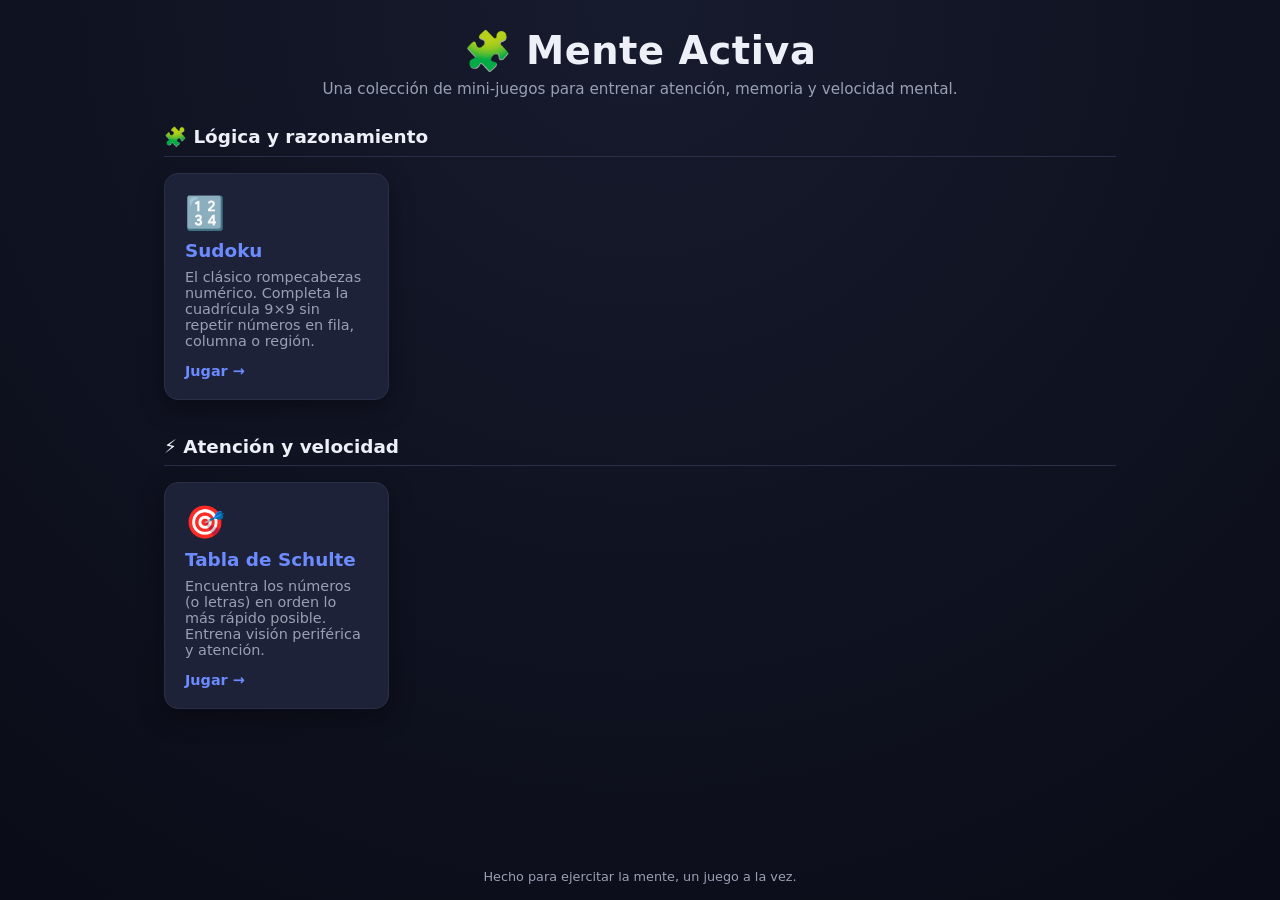
<file: index.html>
<!DOCTYPE html>
<html lang="es">
<head>
  <meta charset="UTF-8" />
  <meta name="viewport" content="width=device-width, initial-scale=1.0" />
  <title>Mente Activa — Juegos para ejercitar la mente</title>
  <link rel="icon" href="favicon.svg" type="image/svg+xml" />
  <link rel="stylesheet" href="assets/css/style.css" />
</head>
<body>
  <header class="site-header">
    <h1>🧩 Mente Activa</h1>
    <p>Una colección de mini-juegos para entrenar atención, memoria y velocidad mental.</p>
  </header>

  <main>
    <div id="categories-container"></div>
  </main>

  <footer class="site-footer">
    Hecho para ejercitar la mente, un juego a la vez.
  </footer>

  <script src="assets/js/main.js"></script>
</body>
</html>
</file>
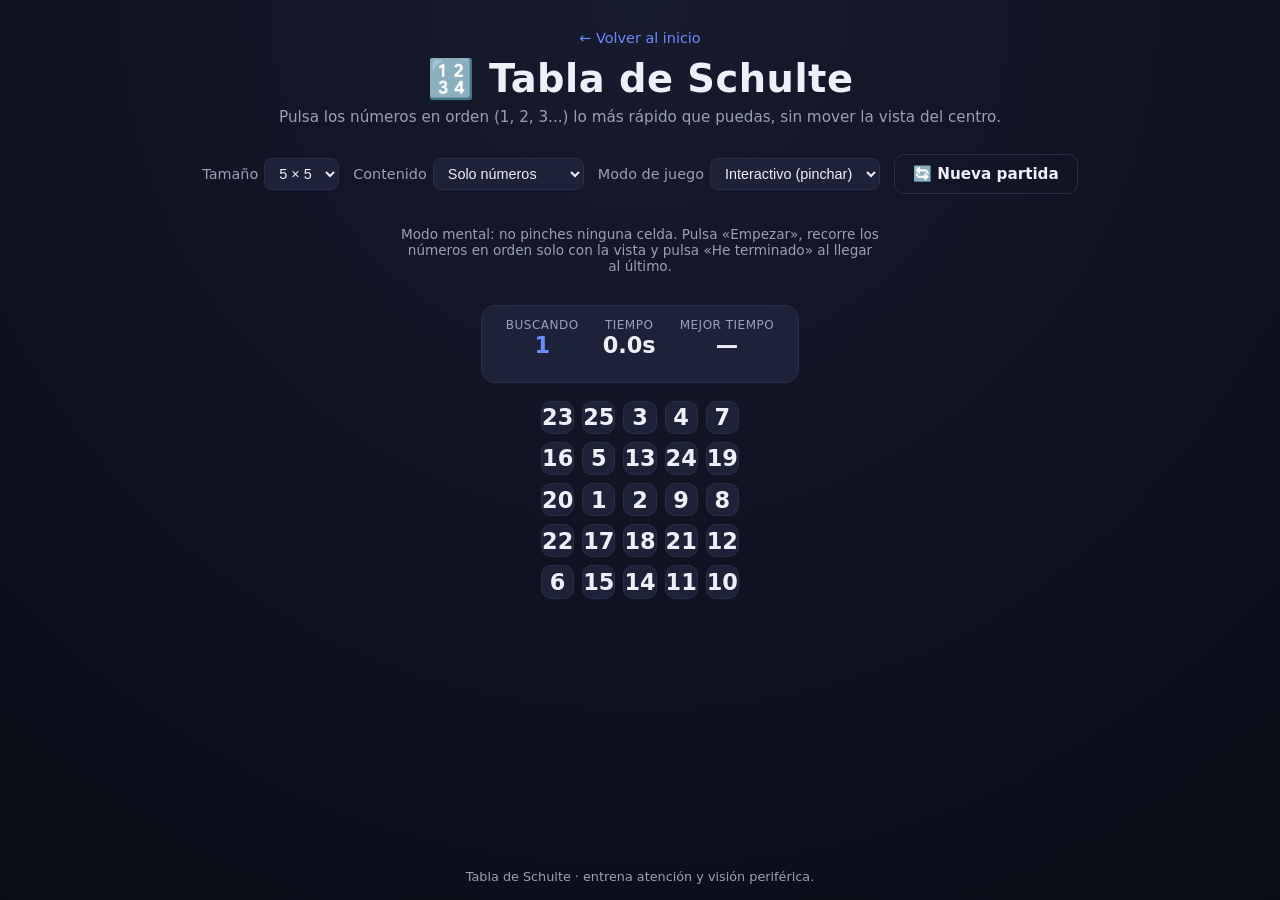
<file: games/schulte/index.html>
<!DOCTYPE html>
<html lang="es">
<head>
  <meta charset="UTF-8" />
  <meta name="viewport" content="width=device-width, initial-scale=1.0" />
  <title>Tabla de Schulte — Mente Activa</title>
  <link rel="icon" href="../../favicon.svg" type="image/svg+xml" />
  <link rel="stylesheet" href="../../assets/css/style.css" />
  <link rel="stylesheet" href="style.css" />
</head>
<body>
  <header class="site-header">
    <a class="back-link" href="../../index.html">← Volver al inicio</a>
    <h1>🔢 Tabla de Schulte</h1>
    <p id="mode-description">Pulsa los números en orden (1, 2, 3...) lo más rápido que puedas, sin mover la vista del centro.</p>
  </header>

  <main>
    <div class="game-wrapper">
      <div class="controls">
        <label>
          Tamaño
          <select id="size-select">
            <option value="3">3 × 3</option>
            <option value="4">4 × 4</option>
            <option value="5" selected>5 × 5</option>
            <option value="6">6 × 6</option>
            <option value="7">7 × 7</option>
            <option value="8">8 × 8</option>
          </select>
        </label>
        <label>
          Contenido
          <select id="mode-select">
            <option value="numbers" selected>Solo números</option>
            <option value="letters">Solo letras</option>
            <option value="mixed">Números y letras</option>
          </select>
        </label>
        <label>
          Modo de juego
          <select id="play-mode-select">
            <option value="click" selected>Interactivo (pinchar)</option>
            <option value="mental">Mental (sin tocar)</option>
          </select>
        </label>
        <button id="restart-btn" class="btn secondary">🔄 Nueva partida</button>
      </div>

      <p class="mode-hint hidden" id="mental-hint">Modo mental: no pinches ninguna celda. Pulsa «Empezar», recorre los números en orden solo con la vista y pulsa «He terminado» al llegar al último.</p>

      <div class="stats-bar">
        <div class="stat" id="target-stat">
          <span class="label">Buscando</span>
          <span class="value" id="target-value">1</span>
        </div>
        <div class="stat">
          <span class="label">Tiempo</span>
          <span class="value" id="time-value">0.0s</span>
        </div>
        <div class="stat">
          <span class="label">Mejor tiempo</span>
          <span class="value" id="best-value">—</span>
          <span class="date" id="best-date"></span>
        </div>
      </div>

      <div class="mental-controls hidden" id="mental-controls">
        <button id="mental-start-btn" class="btn">▶️ Empezar</button>
        <button id="mental-stop-btn" class="btn secondary" disabled>⏹️ He terminado</button>
      </div>

      <div class="board" id="board"></div>
    </div>
  </main>

  <footer class="site-footer">Tabla de Schulte · entrena atención y visión periférica.</footer>

  <div class="overlay hidden" id="overlay">
    <div class="overlay-card">
      <h2>¡Completado! 🎉</h2>
      <div class="big-time" id="final-time">0.0s</div>
      <div class="record" id="record-msg"></div>
      <div class="overlay-actions">
        <button class="btn" id="play-again-btn">Jugar de nuevo</button>
        <a class="btn secondary" href="../../index.html">Volver al inicio</a>
      </div>
    </div>
  </div>

  <script src="script.js"></script>
</body>
</html>
</file>
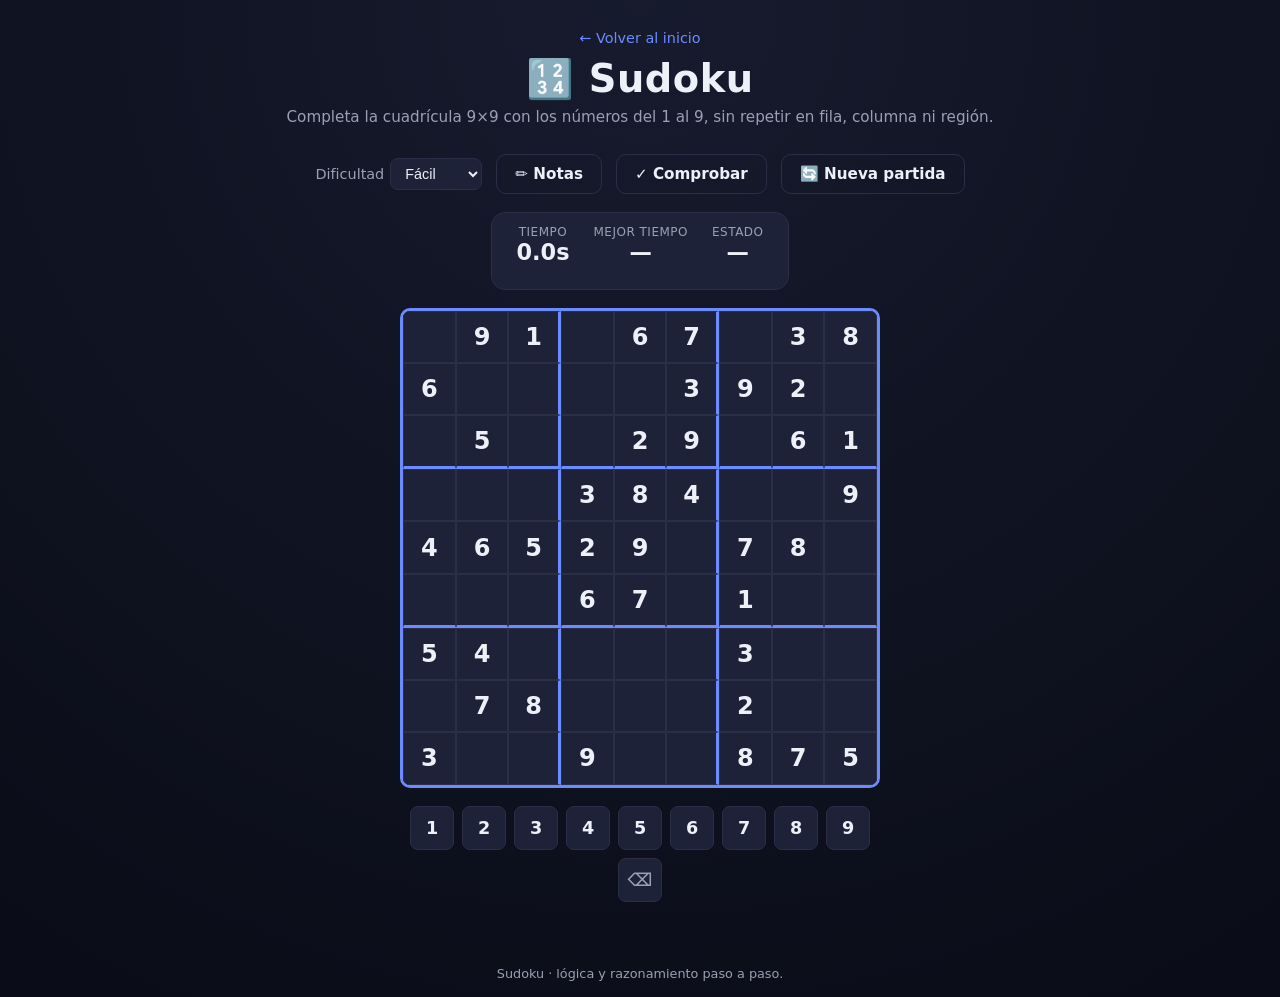
<file: games/sudoku/index.html>
<!DOCTYPE html>
<html lang="es">
<head>
  <meta charset="UTF-8" />
  <meta name="viewport" content="width=device-width, initial-scale=1.0" />
  <title>Sudoku — Mente Activa</title>
  <link rel="icon" href="../../favicon.svg" type="image/svg+xml" />
  <link rel="stylesheet" href="../../assets/css/style.css" />
  <link rel="stylesheet" href="style.css" />
</head>
<body>
  <header class="site-header">
    <a class="back-link" href="../../index.html">← Volver al inicio</a>
    <h1>🔢 Sudoku</h1>
    <p>Completa la cuadrícula 9×9 con los números del 1 al 9, sin repetir en fila, columna ni región.</p>
  </header>

  <main>
    <div class="game-wrapper">
      <div class="controls">
        <label>
          Dificultad
          <select id="difficulty-select">
            <option value="easy" selected>Fácil</option>
            <option value="medium">Medio</option>
            <option value="hard">Difícil</option>
            <option value="expert">Experto</option>
          </select>
        </label>
        <button id="notes-btn" class="btn secondary" title="Activar/desactivar modo notas">✏️ Notas</button>
        <button id="check-btn" class="btn secondary">✓ Comprobar</button>
        <button id="restart-btn" class="btn secondary">🔄 Nueva partida</button>
      </div>

      <div class="stats-bar">
        <div class="stat">
          <span class="label">Tiempo</span>
          <span class="value" id="time-value">0.0s</span>
        </div>
        <div class="stat">
          <span class="label">Mejor tiempo</span>
          <span class="value" id="best-value">—</span>
          <span class="date" id="best-date"></span>
        </div>
        <div class="stat">
          <span class="label">Estado</span>
          <span class="value" id="check-msg">—</span>
        </div>
      </div>

      <div class="board-area">
        <p class="loading" id="loading-msg">Generando puzzle…</p>
        <div class="sudoku-board hidden" id="board"></div>
      </div>

      <div class="number-pad" id="number-pad">
        <button class="number-btn" data-num="1">1</button>
        <button class="number-btn" data-num="2">2</button>
        <button class="number-btn" data-num="3">3</button>
        <button class="number-btn" data-num="4">4</button>
        <button class="number-btn" data-num="5">5</button>
        <button class="number-btn" data-num="6">6</button>
        <button class="number-btn" data-num="7">7</button>
        <button class="number-btn" data-num="8">8</button>
        <button class="number-btn" data-num="9">9</button>
        <button class="number-btn erase" data-num="0">⌫</button>
      </div>
    </div>
  </main>

  <footer class="site-footer">Sudoku · lógica y razonamiento paso a paso.</footer>

  <div class="overlay hidden" id="overlay">
    <div class="overlay-card">
      <h2>¡Sudoku resuelto! 🎉</h2>
      <div class="big-time" id="final-time">0.0s</div>
      <div class="record" id="record-msg"></div>
      <div class="overlay-actions">
        <button class="btn" id="play-again-btn">Jugar de nuevo</button>
        <a class="btn secondary" href="../../index.html">Volver al inicio</a>
      </div>
    </div>
  </div>

  <script src="script.js"></script>
</body>
</html>
</file>
<file: assets/css/style.css>
/* ============================================
   Mente Activa — estilos compartidos
   ============================================ */

:root {
  --bg: #0f1220;
  --bg-elevated: #171b2e;
  --bg-card: #1d2238;
  --text: #eef0f8;
  --text-muted: #9aa0b4;
  --accent: #6c8bff;
  --accent-hover: #8aa2ff;
  --success: #4ade80;
  --danger: #f87171;
  --border: #2a2f47;
  --radius: 14px;
  --shadow: 0 8px 24px rgba(0, 0, 0, 0.35);
  --max-width: 1000px;
}

* {
  box-sizing: border-box;
}

html, body {
  margin: 0;
  padding: 0;
}

body {
  background: radial-gradient(circle at top, #171b2e 0%, #0f1220 55%, #0a0c17 100%);
  color: var(--text);
  font-family: "Segoe UI", system-ui, -apple-system, Roboto, Helvetica, Arial, sans-serif;
  min-height: 100vh;
  display: flex;
  flex-direction: column;
}

a {
  color: var(--accent);
  text-decoration: none;
}

a:hover {
  color: var(--accent-hover);
}

.site-header {
  padding: 28px 24px 12px;
  text-align: center;
}

.site-header h1 {
  margin: 0 0 6px;
  font-size: clamp(1.6rem, 4vw, 2.4rem);
  letter-spacing: 0.5px;
}

.site-header p {
  margin: 0;
  color: var(--text-muted);
  font-size: 0.95rem;
}

.back-link {
  display: inline-flex;
  align-items: center;
  gap: 6px;
  font-size: 0.9rem;
  margin-bottom: 10px;
}

main {
  flex: 1;
  width: 100%;
  max-width: var(--max-width);
  margin: 0 auto;
  padding: 16px 24px 48px;
}

.category-section {
  margin-bottom: 36px;
}

.category-title {
  font-size: 1.15rem;
  margin: 0 0 4px;
  padding-bottom: 8px;
  border-bottom: 1px solid var(--border);
}

.game-grid {
  display: grid;
  grid-template-columns: repeat(auto-fill, minmax(220px, 1fr));
  gap: 18px;
  margin-top: 16px;
}

.game-card {
  background: var(--bg-card);
  border: 1px solid var(--border);
  border-radius: var(--radius);
  padding: 20px;
  display: flex;
  flex-direction: column;
  gap: 8px;
  box-shadow: var(--shadow);
  transition: transform 0.15s ease, border-color 0.15s ease;
}

.game-card:hover {
  transform: translateY(-3px);
  border-color: var(--accent);
}

.game-card .icon {
  font-size: 2rem;
}

.game-card h3 {
  margin: 0;
  font-size: 1.15rem;
}

.game-card p {
  margin: 0;
  color: var(--text-muted);
  font-size: 0.9rem;
  flex: 1;
}

.game-card .play {
  align-self: flex-start;
  margin-top: 6px;
  font-weight: 600;
  font-size: 0.9rem;
}

.game-card.disabled {
  opacity: 0.5;
  pointer-events: none;
}

.badge {
  display: inline-block;
  font-size: 0.7rem;
  padding: 2px 8px;
  border-radius: 999px;
  background: rgba(108, 139, 255, 0.15);
  color: var(--accent);
  width: fit-content;
}

button {
  font-family: inherit;
}

.btn {
  background: var(--accent);
  color: #0f1220;
  border: none;
  padding: 10px 18px;
  border-radius: 10px;
  font-size: 0.95rem;
  font-weight: 600;
  cursor: pointer;
  transition: background 0.15s ease, transform 0.1s ease;
}

.btn:hover {
  background: var(--accent-hover);
}

.btn:active {
  transform: scale(0.97);
}

.btn.secondary {
  background: transparent;
  color: var(--text);
  border: 1px solid var(--border);
}

.btn.secondary:hover {
  border-color: var(--accent);
  color: var(--accent-hover);
}

.btn.active {
  background: var(--accent);
  color: #0f1220;
  border-color: var(--accent);
}

.site-footer {
  text-align: center;
  color: var(--text-muted);
  font-size: 0.8rem;
  padding: 16px;
}

/* Foco visible para navegación por teclado en toda la web. */
a:focus-visible,
button:focus-visible,
select:focus-visible,
.game-card:focus-visible {
  outline: 2px solid var(--accent);
  outline-offset: 2px;
}
</file>
<file: games/schulte/style.css>
.game-wrapper {
  display: flex;
  flex-direction: column;
  align-items: center;
  gap: 18px;
}

.controls {
  display: flex;
  flex-wrap: wrap;
  align-items: center;
  gap: 14px;
  justify-content: center;
}

.controls label {
  font-size: 0.9rem;
  color: var(--text-muted);
  display: flex;
  align-items: center;
  gap: 6px;
}

.controls select {
  background: var(--bg-card);
  color: var(--text);
  border: 1px solid var(--border);
  border-radius: 8px;
  padding: 6px 10px;
  font-size: 0.9rem;
}

.stats-bar {
  display: flex;
  gap: 24px;
  flex-wrap: wrap;
  justify-content: center;
  background: var(--bg-card);
  border: 1px solid var(--border);
  border-radius: var(--radius);
  padding: 12px 24px;
  min-width: 280px;
}

.stat {
  text-align: center;
}

.stat .label {
  display: block;
  font-size: 0.75rem;
  color: var(--text-muted);
  text-transform: uppercase;
  letter-spacing: 0.5px;
}

.stat .value {
  display: block;
  font-size: 1.4rem;
  font-weight: 700;
}

.stat .date {
  display: block;
  font-size: 0.72rem;
  color: var(--text-muted);
  min-height: 1em;
}

#target-value {
  color: var(--accent);
}

.stat.hidden {
  display: none;
}

.mental-controls {
  display: flex;
  gap: 10px;
  justify-content: center;
  flex-wrap: wrap;
}

.mental-controls.hidden {
  display: none;
}

.btn:disabled {
  opacity: 0.5;
  cursor: not-allowed;
}

.mode-hint {
  font-size: 0.85rem;
  color: var(--text-muted);
  text-align: center;
  max-width: 480px;
}

.board {
  display: grid;
  gap: 8px;
  touch-action: manipulation;
}

.cell {
  aspect-ratio: 1 / 1;
  display: flex;
  align-items: center;
  justify-content: center;
  background: var(--bg-card);
  border: 1px solid var(--border);
  border-radius: 10px;
  font-weight: 700;
  font-size: clamp(0.9rem, 2.4vw, 1.4rem);
  cursor: pointer;
  user-select: none;
  transition: background 0.12s ease, transform 0.08s ease, border-color 0.12s ease;
}

.cell:hover {
  border-color: var(--accent);
}

.cell:focus-visible {
  outline: 2px solid var(--accent);
  outline-offset: 2px;
  border-color: var(--accent);
}

.cell.correct {
  background: rgba(74, 222, 128, 0.25);
  border-color: var(--success);
  color: var(--success);
  pointer-events: none;
}

.cell.wrong {
  background: rgba(248, 113, 113, 0.25);
  border-color: var(--danger);
  animation: shake 0.25s ease;
}

.cell.done {
  pointer-events: none;
}

@keyframes shake {
  0%, 100% { transform: translateX(0); }
  25% { transform: translateX(-3px); }
  75% { transform: translateX(3px); }
}

.overlay {
  position: fixed;
  inset: 0;
  background: rgba(10, 12, 23, 0.75);
  display: flex;
  align-items: center;
  justify-content: center;
  z-index: 10;
}

.overlay.hidden {
  display: none;
}

.overlay-card {
  background: var(--bg-elevated);
  border: 1px solid var(--border);
  border-radius: var(--radius);
  padding: 32px;
  text-align: center;
  max-width: 360px;
  box-shadow: var(--shadow);
}

.overlay-card h2 {
  margin-top: 0;
}

.overlay-card .big-time {
  font-size: 2.2rem;
  font-weight: 800;
  color: var(--accent);
  margin: 8px 0;
}

.overlay-card .record {
  color: var(--success);
  font-weight: 600;
  min-height: 1.2em;
}

.overlay-actions {
  margin-top: 20px;
  display: flex;
  gap: 10px;
  justify-content: center;
}
</file>
<file: games/sudoku/style.css>
.game-wrapper {
  display: flex;
  flex-direction: column;
  align-items: center;
  gap: 18px;
}

.controls {
  display: flex;
  flex-wrap: wrap;
  align-items: center;
  gap: 14px;
  justify-content: center;
}

.controls label {
  font-size: 0.9rem;
  color: var(--text-muted);
  display: flex;
  align-items: center;
  gap: 6px;
}

.controls select {
  background: var(--bg-card);
  color: var(--text);
  border: 1px solid var(--border);
  border-radius: 8px;
  padding: 6px 10px;
  font-size: 0.9rem;
}

.stats-bar {
  display: flex;
  gap: 24px;
  flex-wrap: wrap;
  justify-content: center;
  background: var(--bg-card);
  border: 1px solid var(--border);
  border-radius: var(--radius);
  padding: 12px 24px;
  min-width: 280px;
}

.stat {
  text-align: center;
}

.stat .label {
  display: block;
  font-size: 0.75rem;
  color: var(--text-muted);
  text-transform: uppercase;
  letter-spacing: 0.5px;
}

.stat .value {
  display: block;
  font-size: 1.4rem;
  font-weight: 700;
}

.stat .date {
  display: block;
  font-size: 0.72rem;
  color: var(--text-muted);
  min-height: 1em;
}

.board-area {
  display: flex;
  justify-content: center;
  align-items: center;
  min-height: min(94vw, 480px);
}

.loading {
  color: var(--text-muted);
  font-size: 0.95rem;
}

.sudoku-board {
  display: grid;
  grid-template-columns: repeat(9, 1fr);
  background: var(--border);
  border: 3px solid var(--accent);
  border-radius: 10px;
  overflow: hidden;
  width: min(94vw, 480px);
  aspect-ratio: 1 / 1;
}

.sudoku-board.hidden,
.loading.hidden {
  display: none;
}

.sudoku-cell {
  background: var(--bg-card);
  display: flex;
  align-items: center;
  justify-content: center;
  font-size: clamp(1rem, 3.6vw, 1.5rem);
  font-weight: 600;
  cursor: pointer;
  color: var(--accent);
  border: 1px solid var(--border);
  transition: background 0.1s ease;
}

.sudoku-cell.fixed {
  color: var(--text);
  font-weight: 800;
  cursor: default;
}

.sudoku-cell.box-right {
  border-right: 3px solid var(--accent);
}

.sudoku-cell.box-bottom {
  border-bottom: 3px solid var(--accent);
}

.sudoku-cell.peer {
  background: rgba(108, 139, 255, 0.08);
}

.sudoku-cell.same-value {
  background: rgba(108, 139, 255, 0.18);
}

.sudoku-cell.selected {
  background: rgba(108, 139, 255, 0.32);
}

.sudoku-cell:focus-visible {
  outline: 2px solid var(--accent);
  outline-offset: -2px;
}

.sudoku-cell.conflict {
  color: var(--danger);
}

.sudoku-cell.check-wrong {
  background: rgba(248, 113, 113, 0.35) !important;
}

.notes-grid {
  display: grid;
  grid-template-columns: repeat(3, 1fr);
  grid-template-rows: repeat(3, 1fr);
  width: 100%;
  height: 100%;
}

.notes-grid .note {
  display: flex;
  align-items: center;
  justify-content: center;
  font-size: clamp(0.5rem, 1.6vw, 0.68rem);
  font-weight: 600;
  color: var(--text-muted);
}

.number-pad {
  display: flex;
  flex-wrap: wrap;
  gap: 8px;
  justify-content: center;
  max-width: 480px;
}

.number-btn {
  width: 44px;
  height: 44px;
  border-radius: 8px;
  background: var(--bg-card);
  border: 1px solid var(--border);
  color: var(--text);
  font-size: 1.1rem;
  font-weight: 700;
  cursor: pointer;
  transition: border-color 0.12s ease;
}

.number-btn:hover {
  border-color: var(--accent);
}

.number-btn.erase {
  color: var(--text-muted);
}

.number-btn.complete {
  background: transparent;
  border-color: var(--border);
  color: var(--text-muted);
  opacity: 0.45;
}

.overlay {
  position: fixed;
  inset: 0;
  background: rgba(10, 12, 23, 0.75);
  display: flex;
  align-items: center;
  justify-content: center;
  z-index: 10;
}

.overlay.hidden {
  display: none;
}

.overlay-card {
  background: var(--bg-elevated);
  border: 1px solid var(--border);
  border-radius: var(--radius);
  padding: 32px;
  text-align: center;
  max-width: 360px;
  box-shadow: var(--shadow);
}

.overlay-card h2 {
  margin-top: 0;
}

.overlay-card .big-time {
  font-size: 2.2rem;
  font-weight: 800;
  color: var(--accent);
  margin: 8px 0;
}

.overlay-card .record {
  color: var(--success);
  font-weight: 600;
  min-height: 1.2em;
}

.overlay-actions {
  margin-top: 20px;
  display: flex;
  gap: 10px;
  justify-content: center;
}
</file>
